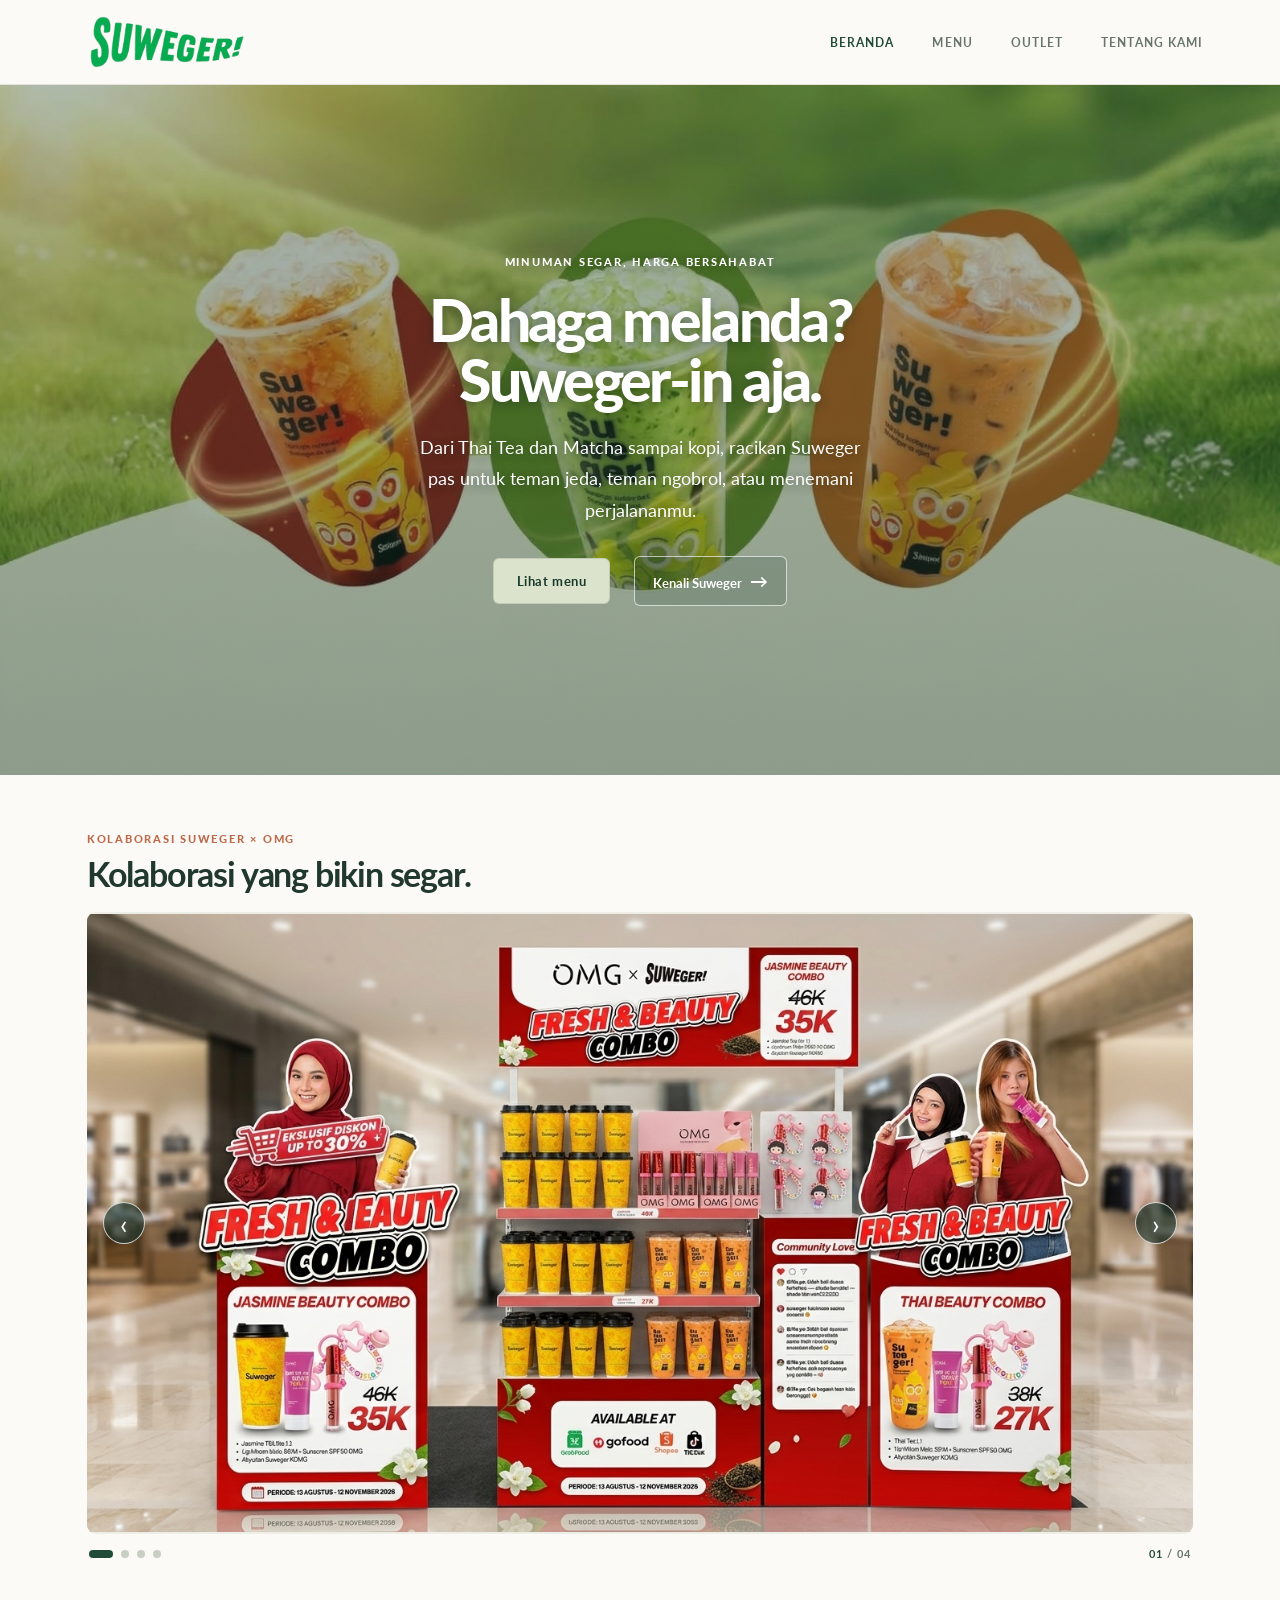
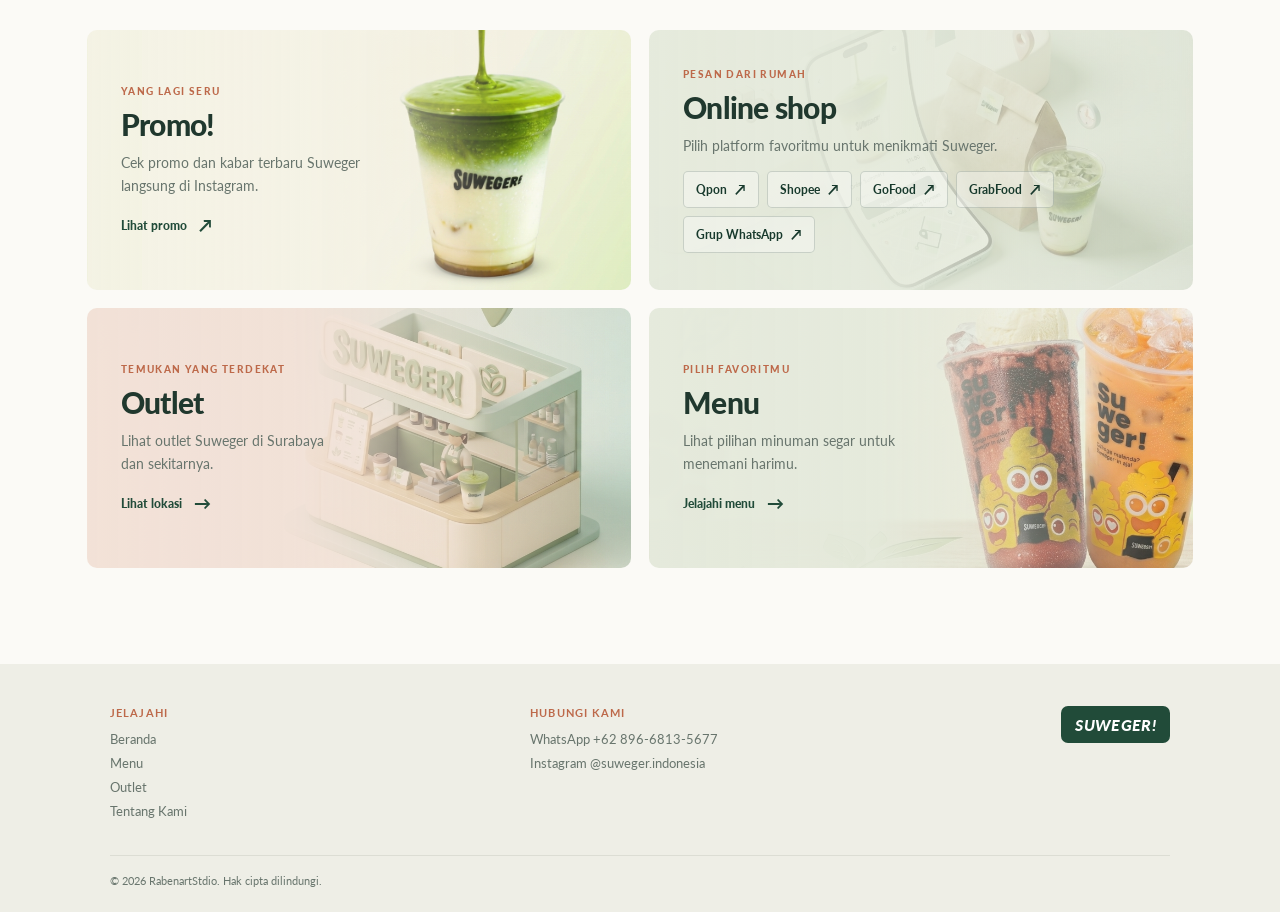
<file: index.html>
<!doctype html>
<html lang="id">
  <head>
    <meta charset="utf-8" />
    <meta name="viewport" content="width=device-width, initial-scale=1" />
    <title>Suweger! – Dahaga Melanda? Suweger-in Aja</title>
    <link
      href="https://fonts.googleapis.com/css2?family=Lato:wght@400;700;900&display=swap"
      rel="stylesheet"
    />
    <link rel="stylesheet" href="css/style.css" />
  </head>
  <body>
    <div id="site-header"></div>
    <div class="hero">
      <div class="txt">
        <span class="eyebrow">MINUMAN SEGAR, HARGA BERSAHABAT</span>
        <h1>Dahaga melanda?<br />Suweger-in aja.</h1>
        <p>
          Dari Thai Tea dan Matcha sampai kopi, racikan Suweger pas untuk teman
          jeda, teman ngobrol, atau menemani perjalananmu.
        </p>
        <div class="hero-actions">
          <a class="btn" href="drinks.html">Lihat menu</a>
          <a class="text-link" href="about.html">Kenali Suweger <span aria-hidden="true">→</span></a>
        </div>
      </div>
    </div>
    <section class="campaign-carousel" aria-label="Kolaborasi Suweger dengan OMG">
      <div class="carousel-heading">
        <span class="eyebrow">KOLABORASI SUWEGER × OMG</span>
        <h2>Kolaborasi yang bikin segar.</h2>
      </div>
      <div class="carousel-frame" id="campaign-carousel">
        <div class="carousel-track">
          <div class="carousel-slide" aria-hidden="false">
            <img src="assets/collab-omg-1.jpg" alt="Promo kolaborasi Suweger dan OMG Fresh &amp; Beauty Combo" />
          </div>
          <div class="carousel-slide" aria-hidden="true" inert>
            <img src="assets/collab-omg-2.jpg" alt="Kolaborasi produk kecantikan OMG dan Suweger" />
          </div>
          <div class="carousel-slide" aria-hidden="true" inert>
            <img src="assets/collab-omg-3.jpg" alt="Koleksi kolaborasi Suweger dan OMG" />
          </div>
          <div class="carousel-slide" aria-hidden="true" inert>
            <img src="assets/collab-omg-4.jpg" alt="Promo eksklusif kolaborasi Suweger dengan OMG" />
          </div>
        </div>
        <button class="carousel-control carousel-prev" type="button" aria-label="Gambar sebelumnya">‹</button>
        <button class="carousel-control carousel-next" type="button" aria-label="Gambar berikutnya">›</button>
      </div>
      <div class="carousel-footer">
        <div class="carousel-dots" aria-label="Pilih gambar">
          <button type="button" aria-label="Tampilkan gambar 1" aria-current="true"></button>
          <button type="button" aria-label="Tampilkan gambar 2"></button>
          <button type="button" aria-label="Tampilkan gambar 3"></button>
          <button type="button" aria-label="Tampilkan gambar 4"></button>
        </div>
        <span class="carousel-count" aria-live="off"><span class="carousel-current">01</span> / 04</span>
      </div>
    </section>
    <div class="promos" id="promos"></div>
    <div id="site-footer"></div>
    <script src="js/common.js"></script>
    <script src="js/home.js"></script>
    <script src="js/carousel.js"></script>
  </body>
</html>
</file>
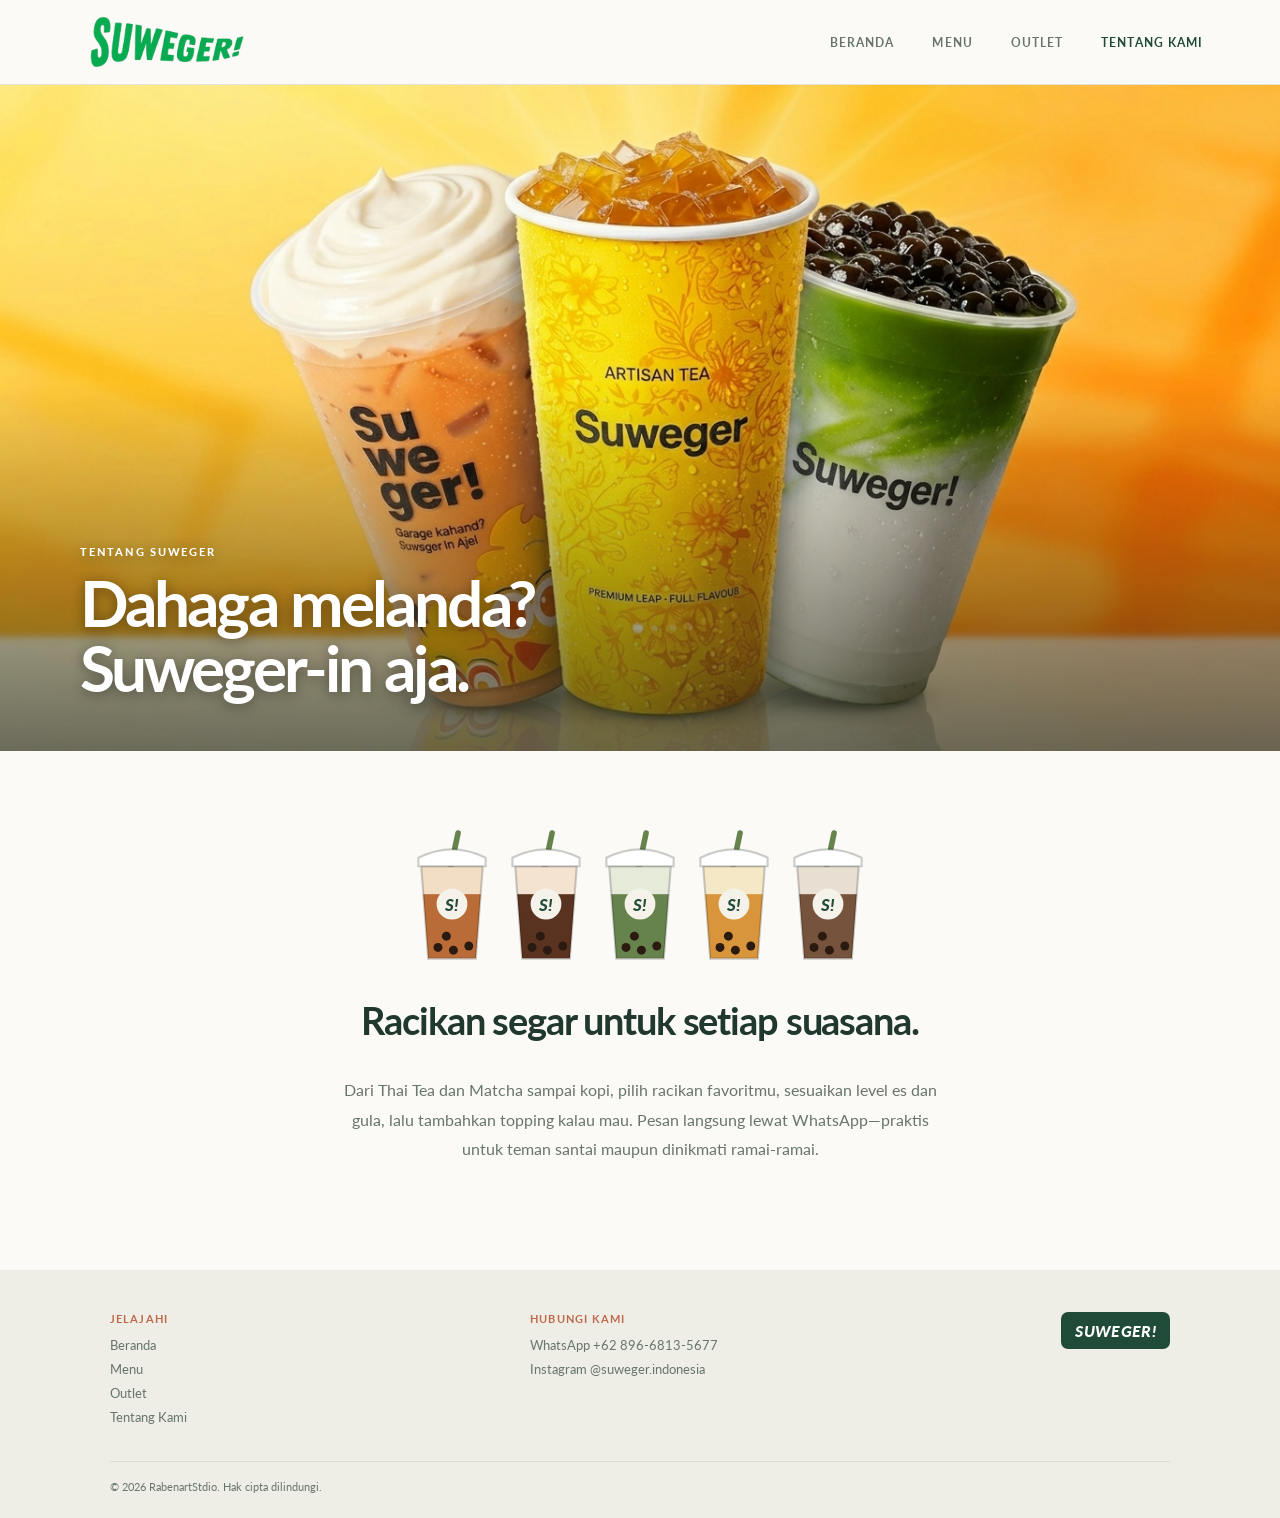
<file: about.html>
<!DOCTYPE html>
<html lang="id">

<head>
    <meta charset="utf-8">
    <meta name="viewport" content="width=device-width, initial-scale=1">
    <title>Tentang Suweger!</title>
    <link href="https://fonts.googleapis.com/css2?family=Lato:wght@400;700;900&display=swap" rel="stylesheet">
    <link rel="stylesheet" href="css/style.css">
</head>

<body>
    <div id="site-header"></div>
    <section class="about-hero" aria-labelledby="about-hero-title">
        <img src="assets/about-hero.jpg" alt="Tiga minuman Suweger dengan aneka rasa dan topping" />
        <div class="about-hero-copy">
            <span class="eyebrow">TENTANG SUWEGER</span>
            <h1 id="about-hero-title">Dahaga melanda?<br />Suweger-in aja.</h1>
        </div>
    </section>
    <div class="about">
        <div class="cups2" id="ac"></div>
        <h2>Racikan segar untuk setiap suasana.</h2>
        <p>Dari Thai Tea dan Matcha sampai kopi, pilih racikan favoritmu, sesuaikan level es dan gula, lalu tambahkan
            topping kalau mau. Pesan langsung lewat WhatsApp—praktis untuk teman santai maupun dinikmati ramai-ramai.
        </p>
    </div>
    <div id="site-footer"></div>
    <script src="js/common.js"></script>
    <script src="js/about.js"></script>
</body>

</html>
</file>
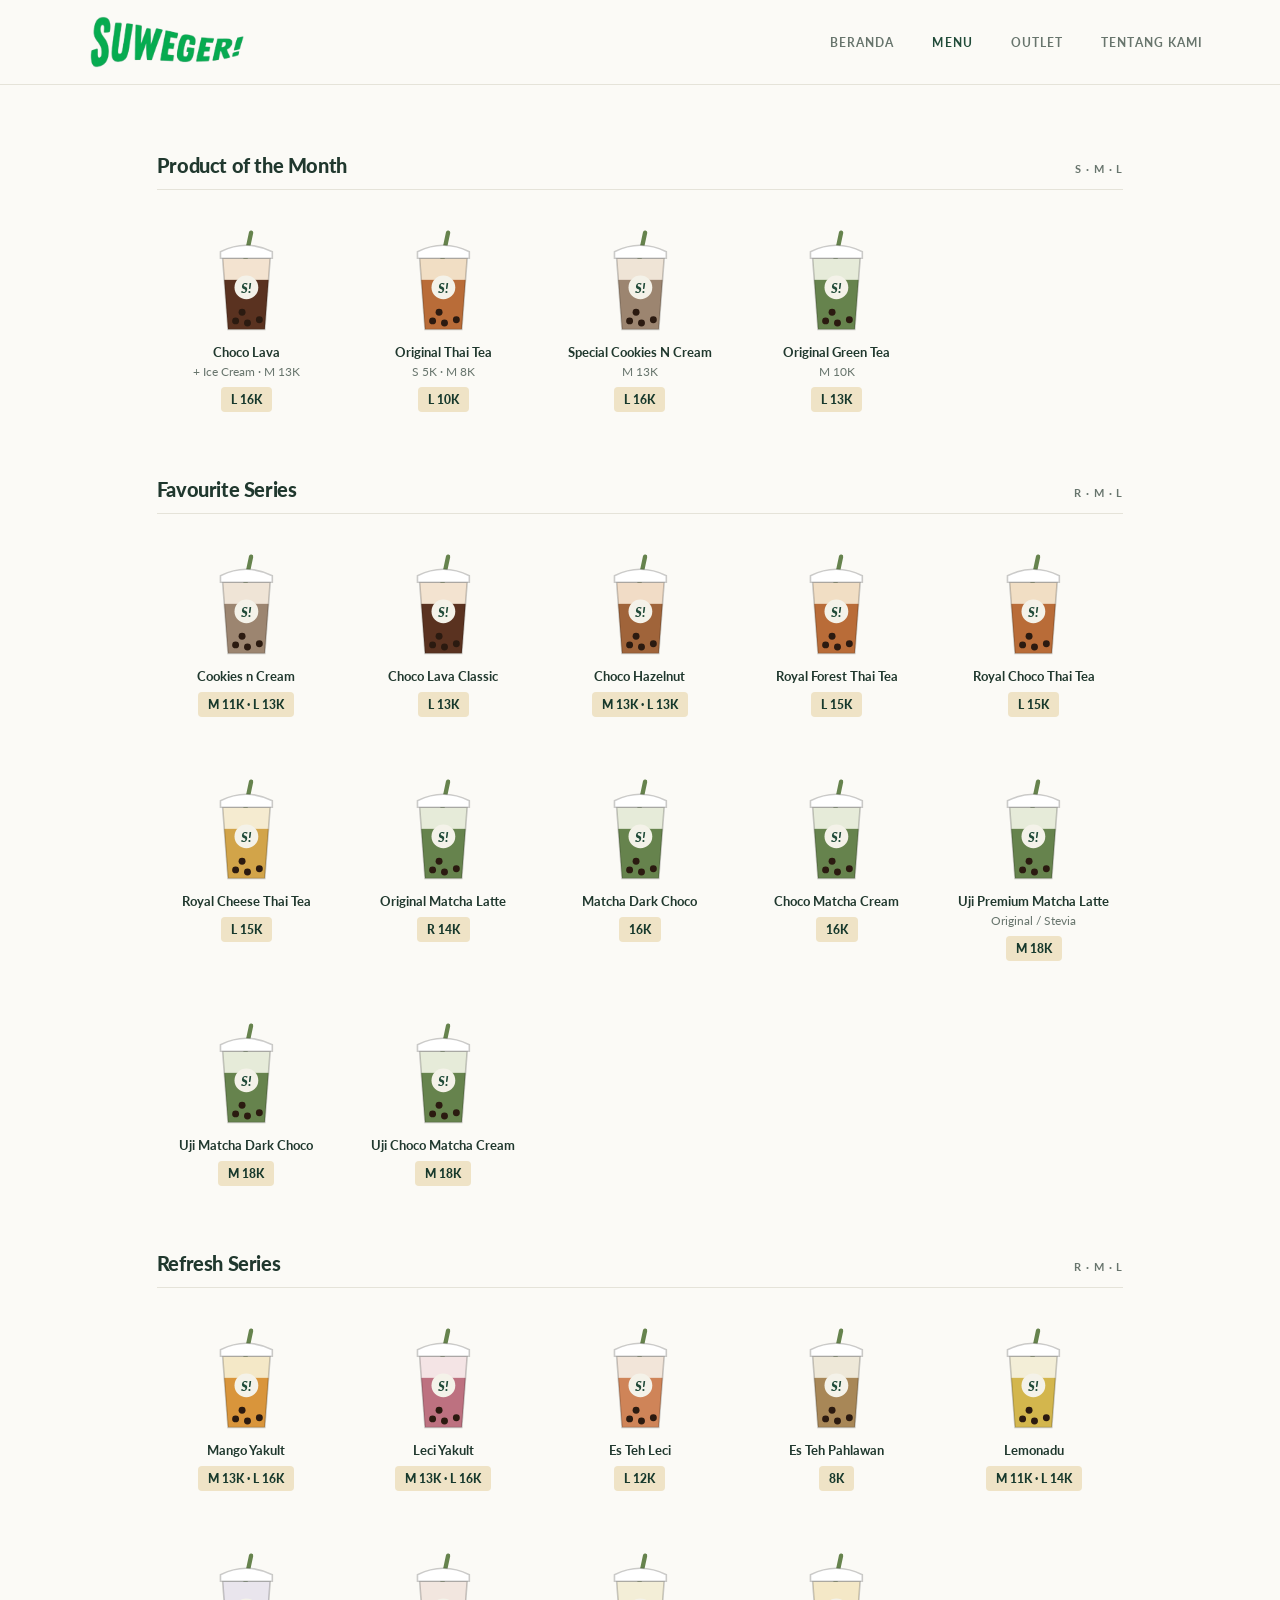
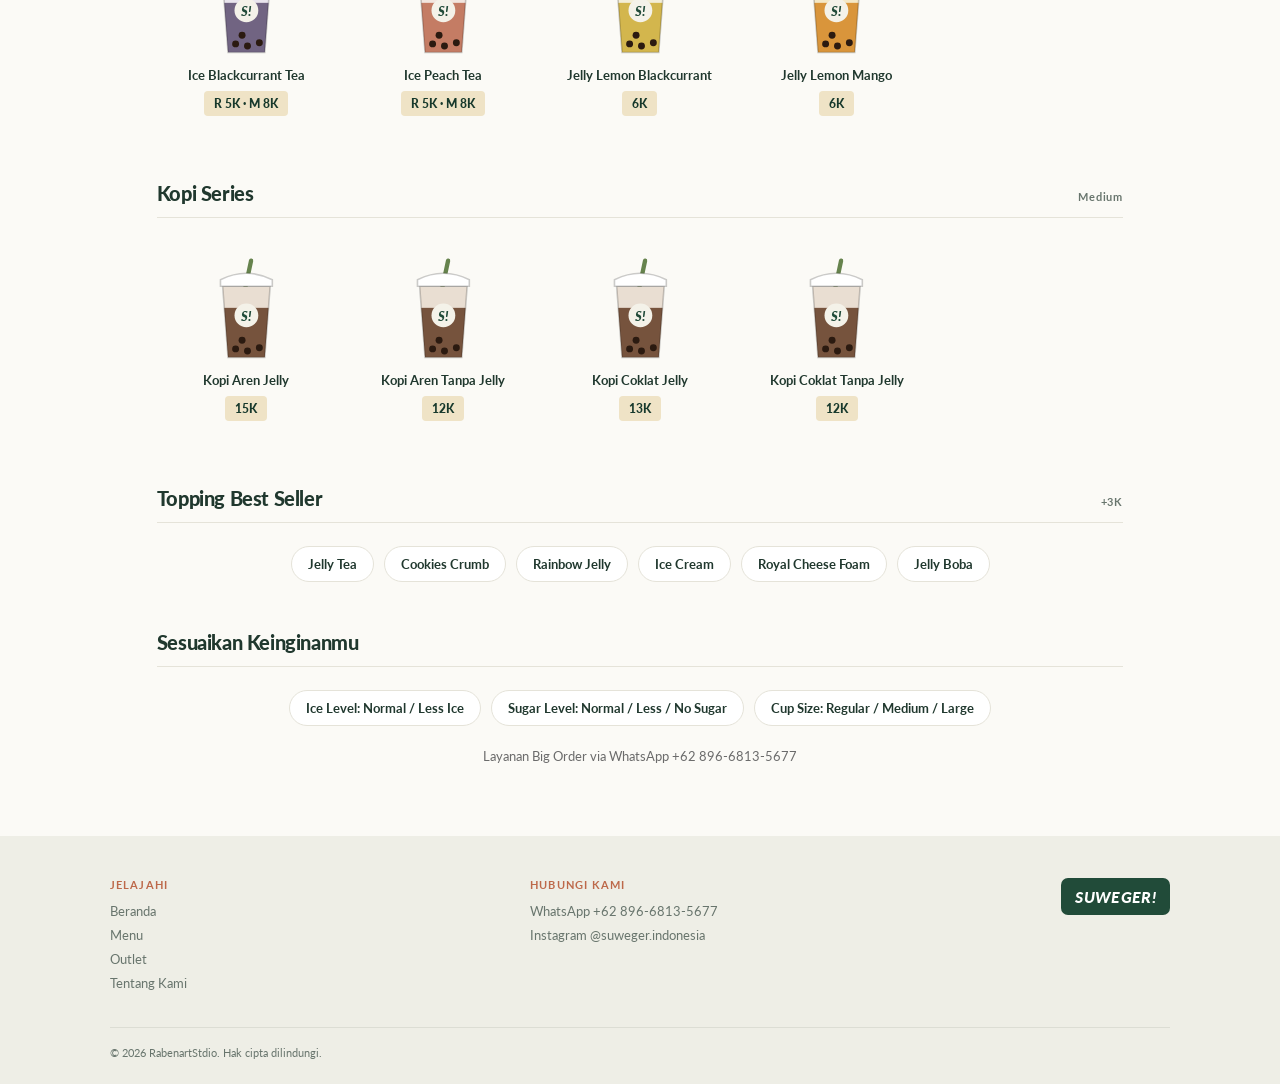
<file: drinks.html>
<!DOCTYPE html>
<html lang="id">

<head>
    <meta charset="utf-8">
    <meta name="viewport" content="width=device-width, initial-scale=1">
    <title>Menu Minuman – Suweger!</title>
    <link href="https://fonts.googleapis.com/css2?family=Lato:wght@400;700;900&display=swap" rel="stylesheet">
    <link rel="stylesheet" href="css/style.css">
</head>

<body>
    <div id="site-header"></div>
    <div id="menus" style="padding-top:20px"></div>
    <div id="site-footer"></div>
    <script src="js/common.js"></script>
    <script src="js/drinks.js"></script>
</body>

</html>
</file>
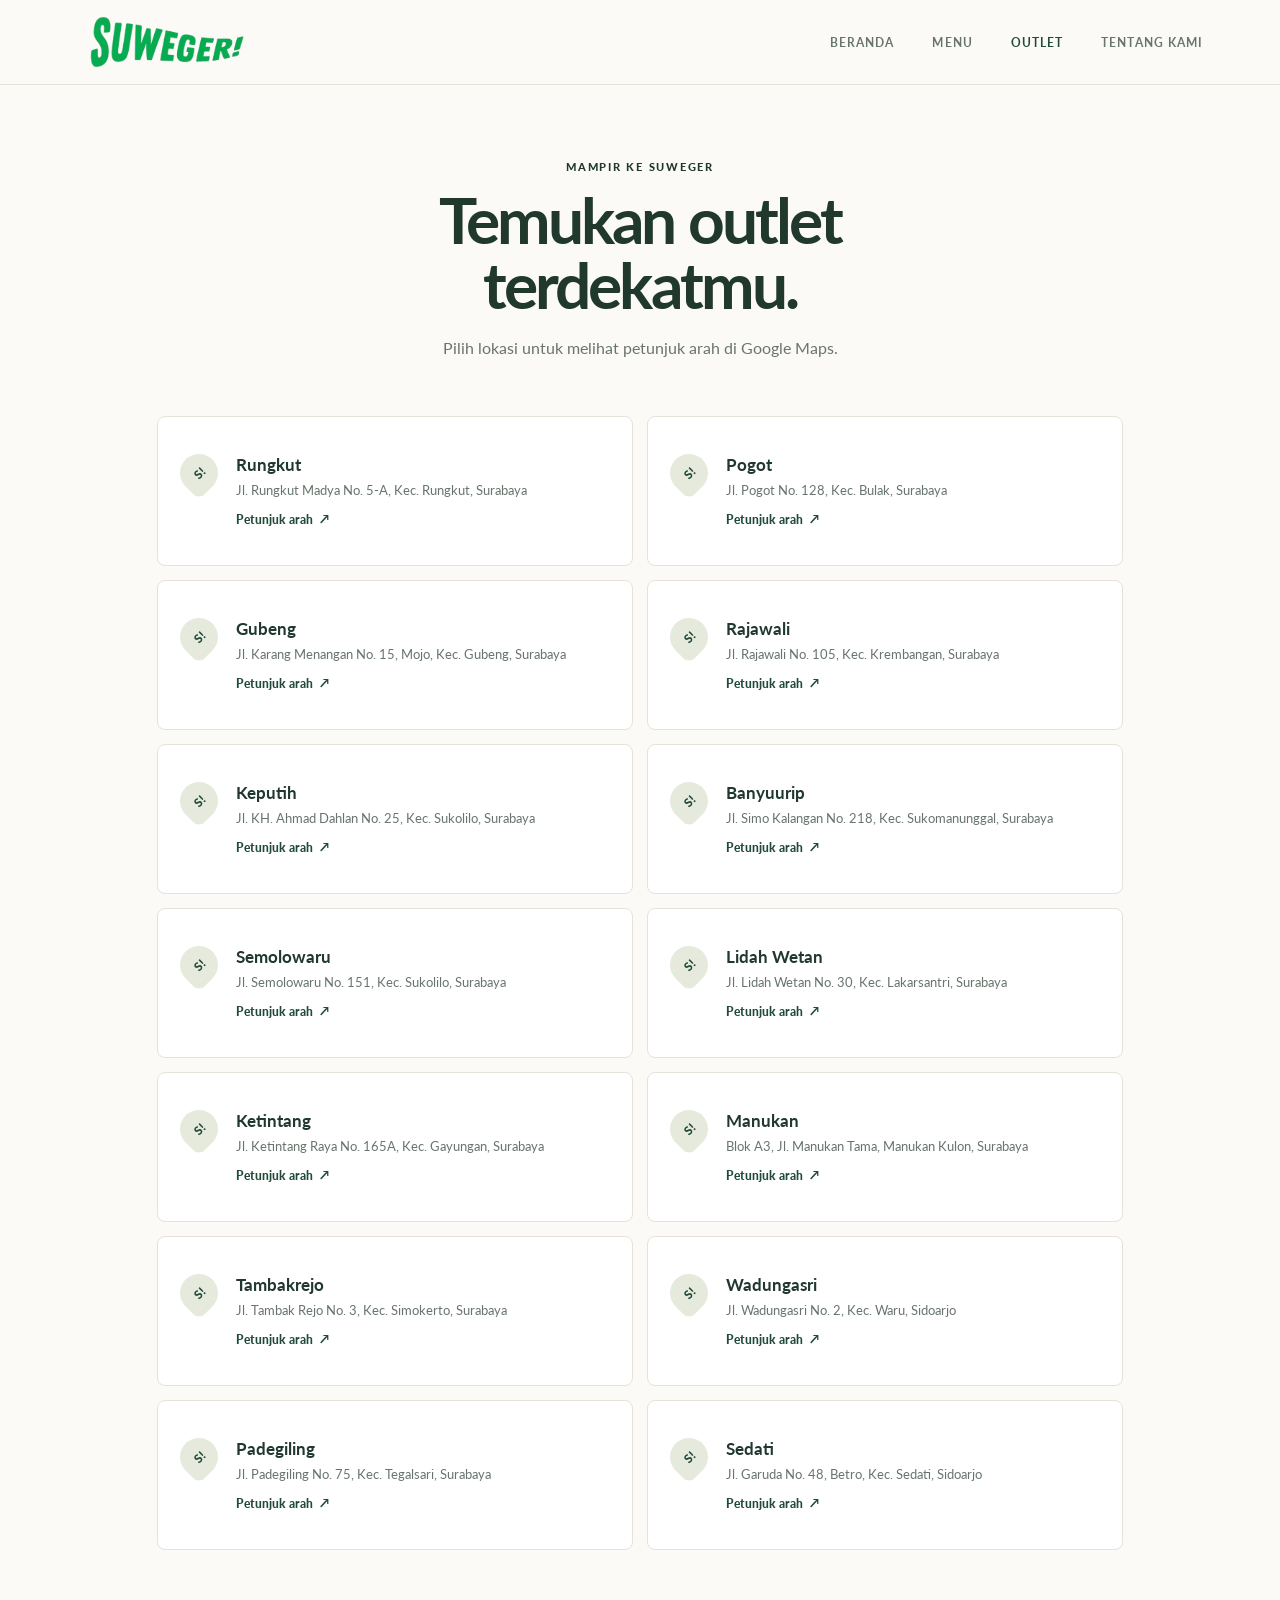
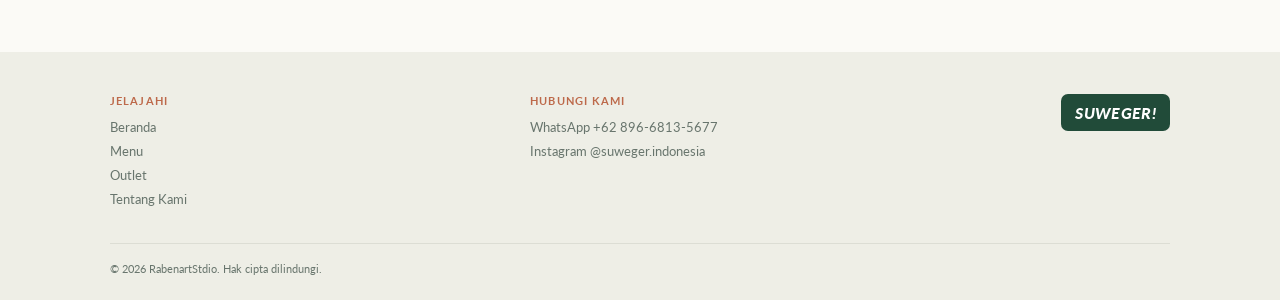
<file: outlets.html>
<!doctype html>
<html lang="id">
  <head>
    <meta charset="utf-8" />
    <meta name="viewport" content="width=device-width, initial-scale=1" />
    <title>Outlet Suweger – Lokasi Kami</title>
    <link
      href="https://fonts.googleapis.com/css2?family=Lato:wght@400;700;900&display=swap"
      rel="stylesheet"
    />
    <link rel="stylesheet" href="css/style.css" />
  </head>
  <body>
    <div id="site-header"></div>
    <main class="outlet-page">
      <div class="page-intro">
        <span class="eyebrow">MAMPIR KE SUWEGER</span>
        <h1>Temukan outlet<br />terdekatmu.</h1>
        <p>Pilih lokasi untuk melihat petunjuk arah di Google Maps.</p>
      </div>
      <div class="outlet-grid" id="outlet-list"></div>
    </main>
    <div id="site-footer"></div>
    <script src="js/common.js"></script>
    <script src="js/outlets.js"></script>
  </body>
</html>
</file>
<file: css/style.css>
:root {
  --fg: #20382e;
  --mute: #68756d;
  --line: #e5e3d9;
  --soft: #f4f2e9;
  --paper: #fbfaf6;
  --green: #214b39;
  --green-deep: #17392c;
  --terra: #bd694a;
  --yellow: #e4bd69;
}

* {
  box-sizing: border-box
}

html {
  scroll-behavior: smooth
}

body {
  margin: 0;
  color: var(--fg);
  font-family: Lato, system-ui, sans-serif;
  background: var(--paper)
}

a {
  color: inherit;
  text-decoration: none
}

header {
  position: sticky;
  top: 0;
  background: rgba(251, 250, 246, .96);
  backdrop-filter: blur(12px);
  border-bottom: 1px solid var(--line);
  z-index: 10;
  display: flex;
  align-items: center;
  justify-content: space-between;
  padding: 15px 6vw
}

.logo {
  background: var(--green);
  color: #fff;
  font-weight: 900;
  font-style: italic;
  padding: 9px 14px;
  border-radius: 7px;
  font-size: 19px;
  display: inline-block;
  letter-spacing: .02em
}

.logo-image {
  display: flex;
  align-items: center;
  flex: 0 0 180px;
  width: 180px;
  height: 54px;
  padding: 0;
  overflow: hidden;
  background: transparent;
  border: 0;
  border-radius: 0
}

.logo-image img {
  display: block;
  flex: 0 0 180px;
  width: 180px;
  height: 180px;
  max-width: none
}

nav {
  display: flex;
  align-items: center;
  gap: clamp(16px, 3vw, 38px)
}

.menu-toggle {
  display: none;
  width: 42px;
  height: 42px;
  padding: 10px;
  border: 1px solid var(--line);
  border-radius: 6px;
  background: transparent;
  cursor: pointer
}

.menu-toggle span {
  display: block;
  width: 20px;
  height: 2px;
  margin: 4px 0;
  border-radius: 2px;
  background: var(--green);
  transition: transform .2s, opacity .2s
}

.menu-toggle[aria-expanded="true"] span:first-child {
  transform: translateY(6px) rotate(45deg)
}

.menu-toggle[aria-expanded="true"] span:nth-child(2) {
  opacity: 0
}

.menu-toggle[aria-expanded="true"] span:last-child {
  transform: translateY(-6px) rotate(-45deg)
}

nav a.l {
  font-weight: 700;
  font-size: 12px;
  color: var(--mute);
  text-transform: uppercase;
  letter-spacing: .09em;
  transition: color .2s
}

nav a.l:hover,
nav a.on {
  color: var(--green)
}

.btn {
  background: var(--green);
  color: #fff;
  font-weight: 700;
  padding: 14px 23px;
  border-radius: 6px;
  font-size: 13px;
  letter-spacing: .04em;
  display: inline-block;
  transition: background .2s, transform .2s
}

.btn:hover {
  background: var(--green-deep);
  transform: translateY(-1px)
}

.pill {
  border: 1px solid var(--fg);
  border-radius: 999px;
  padding: 10px 24px;
  font-size: 14px;
  margin: 0 5px;
  display: inline-block;
  background: transparent
}

.hero {
  min-height: min(690px, 78vw);
  display: flex;
  align-items: center;
  justify-content: center;
  padding: 62px 7vw 66px;
  background-color: var(--soft);
  background-image: linear-gradient(180deg, rgba(23, 57, 44, .34), rgba(23, 57, 44, .46)), url("../assets/hero-suweger.jpg");
  background-size: cover;
  background-position: center 43%;
  position: relative;
  overflow: hidden
}

.txt {
  width: min(620px, 100%);
  position: relative;
  z-index: 1;
  text-align: center;
  padding: 0
}

.hero .eyebrow,
.hero .txt h1,
.hero .txt p {
  color: #fff;
  text-shadow: 0 2px 12px rgba(14, 34, 26, .42)
}

.eyebrow {
  display: inline-block;
  font-size: 11px;
  font-weight: 900;
  letter-spacing: .16em;
  margin-bottom: 22px
}

.txt h1 {
  font-size: clamp(42px, 4.6vw, 62px);
  line-height: 1.02;
  letter-spacing: -.045em;
  margin: 0 0 22px;
  font-weight: 900
}

.txt p {
  max-width: 455px;
  color: var(--mute);
  font-size: clamp(16px, 1.5vw, 18px);
  line-height: 1.75;
  margin: 0 auto 30px
}

.hero-actions {
  display: flex;
  align-items: center;
  justify-content: center;
  gap: 24px;
  flex-wrap: wrap
}

.hero .btn {
  color: var(--green-deep);
  background: #dce3cc;
  border: 1px solid rgba(33, 75, 57, .14)
}

.hero .btn:hover {
  background: #cbd7b3
}

.text-link {
  color: #fff;
  font-size: 13px;
  font-weight: 700;
  padding: 13px 18px;
  border: 1px solid rgba(255, 255, 255, .65);
  border-radius: 6px;
  background: rgba(23, 57, 44, .16);
  transition: background .2s, border-color .2s
}

.text-link:hover {
  background: rgba(23, 57, 44, .35);
  border-color: #fff
}

.text-link span {
  color: #fff;
  font-size: 18px;
  margin-left: 5px
}

.campaign-carousel {
  width: min(1260px, 100%);
  margin: 0 auto;
  padding: 52px 6vw 0
}

.carousel-heading {
  margin-bottom: 18px
}

.carousel-heading .eyebrow {
  margin-bottom: 8px;
  color: var(--terra)
}

.carousel-heading h2 {
  margin: 0;
  color: var(--fg);
  font-size: clamp(23px, 3vw, 34px);
  letter-spacing: -.035em
}

.carousel-frame {
  position: relative;
  overflow: hidden;
  border-radius: 9px;
  background: #eeeee6;
  aspect-ratio: 16 / 9
}

.carousel-track {
  display: flex;
  width: 100%;
  height: 100%;
  transition: transform .65s cubic-bezier(.22, .68, 0, 1)
}

.carousel-slide {
  flex: 0 0 100%;
  min-width: 0;
  height: 100%
}

.carousel-slide img {
  display: block;
  width: 100%;
  height: 100%;
  object-fit: contain
}

.carousel-control {
  position: absolute;
  top: 50%;
  width: 42px;
  height: 42px;
  display: grid;
  place-items: center;
  border: 1px solid rgba(255, 255, 255, .75);
  border-radius: 50%;
  background: rgba(32, 56, 46, .66);
  color: #fff;
  font: inherit;
  font-size: 27px;
  line-height: 1;
  cursor: pointer;
  transform: translateY(-50%);
  transition: background .2s, transform .2s
}

.carousel-control:hover {
  background: rgba(32, 56, 46, .9);
  transform: translateY(-50%) scale(1.05)
}

.carousel-control:focus-visible,
.carousel-dots button:focus-visible {
  outline: 3px solid var(--terra);
  outline-offset: 3px
}

.carousel-prev {
  left: 16px
}

.carousel-next {
  right: 16px
}

.carousel-footer {
  display: flex;
  align-items: center;
  justify-content: space-between;
  padding: 13px 2px 0
}

.carousel-dots {
  display: flex;
  align-items: center;
  gap: 8px
}

.carousel-dots button {
  width: 8px;
  height: 8px;
  padding: 0;
  border: 0;
  border-radius: 50%;
  background: #c9cec3;
  cursor: pointer;
  transition: width .2s, background .2s
}

.carousel-dots button[aria-current="true"] {
  width: 24px;
  border-radius: 99px;
  background: var(--green)
}

.carousel-count {
  color: var(--mute);
  font-size: 11px;
  font-weight: 700;
  letter-spacing: .1em
}

.carousel-current {
  color: var(--green)
}

.promos {
  max-width: 1260px;
  margin: 0 auto;
  display: grid;
  grid-template-columns: repeat(2, minmax(0, 1fr));
  gap: 18px;
  padding: 70px 6vw 24px
}

.pc {
  min-height: 260px;
  border-radius: 10px;
  text-align: left;
  padding: 34px;
  display: flex;
  flex-direction: column;
  align-items: flex-start;
  justify-content: center;
  gap: 10px;
  position: relative;
  overflow: hidden;
  color: var(--fg);
  transition: transform .2s, box-shadow .2s
}

.pc:hover {
  transform: translateY(-3px);
  box-shadow: 0 14px 32px rgba(32, 56, 46, .1)
}

.promo-card {
  background-color: #eee5d4;
  background-image: linear-gradient(90deg, rgba(245, 243, 230, .96) 0%, rgba(245, 243, 230, .87) 40%, rgba(245, 243, 230, .08) 78%), url("../assets/promo-matcha-bg.jpg");
  background-size: cover, 125% auto;
  background-position: center, 55px center
}

.promo-card p {
  max-width: 62%
}

.shop-card {
  background-color: #e5eadc;
  background-image: linear-gradient(90deg, rgba(229, 234, 220, .98) 0%, rgba(229, 234, 220, .93) 46%, rgba(229, 234, 220, .34) 100%), url("../assets/online-shop-bg.jpg");
  background-size: cover;
  background-position: center, center 53%
}

.promos .outlet-card {
  background-color: #f2e1d7;
  background-image: linear-gradient(90deg, rgba(242, 225, 215, .98) 0%, rgba(242, 225, 215, .94) 38%, rgba(242, 225, 215, .58) 57%, rgba(242, 225, 215, .08) 100%), url("../assets/outlet-bg.jpg");
  background-size: cover, 130% auto;
  background-position: center, left 54%
}

.promos .outlet-card p {
  max-width: 58%
}

.menu-card {
  background-color: #e5eadc;
  background-image: linear-gradient(90deg, rgba(229, 234, 220, .99) 0%, rgba(229, 234, 220, .95) 42%, rgba(229, 234, 220, .55) 62%, rgba(229, 234, 220, .08) 100%), url("../assets/menu-bg.jpg");
  background-size: cover, 160% auto;
  background-position: center, left 53%;
  color: var(--fg)
}

.menu-card p {
  max-width: 48%
}

.pc-kicker {
  color: var(--terra);
  font-size: 10px;
  font-weight: 900;
  letter-spacing: .14em
}

.pc h3 {
  max-width: 100%;
  font-size: clamp(21px, 2.6vw, 30px);
  line-height: 1.15;
  margin: 0;
  font-weight: 900;
  letter-spacing: -.025em
}

.pc p {
  max-width: 440px;
  color: var(--mute);
  margin: 0;
  font-size: 14px;
  line-height: 1.65
}

.promos .menu-card p {
  max-width: 48%
}

.pc-link {
  display: inline-flex;
  align-items: center;
  gap: 12px;
  width: fit-content;
  margin-top: 8px;
  color: var(--green);
  font-size: 12px;
  font-weight: 900
}

.pc-link span {
  font-size: 17px;
  transition: transform .2s
}

.pc-link:hover span {
  transform: translate(3px, -1px)
}

.shop-links {
  display: flex;
  flex-wrap: wrap;
  gap: 8px;
  margin-top: 4px
}

.shop-links a {
  display: inline-flex;
  align-items: center;
  gap: 8px;
  padding: 9px 12px;
  border: 1px solid rgba(32, 56, 46, .18);
  border-radius: 5px;
  color: var(--green-deep);
  background: rgba(255, 255, 255, .36);
  font-size: 12px;
  font-weight: 700;
  transition: background .2s, border-color .2s
}

.shop-links a:hover {
  background: rgba(255, 255, 255, .75);
  border-color: rgba(32, 56, 46, .35)
}

.shop-links a span {
  font-size: 14px
}

section.s {
  max-width: 1120px;
  margin: 0 auto;
  padding: 48px 6vw 0
}

.sh {
  display: flex;
  justify-content: space-between;
  align-items: baseline;
  font-weight: 900;
  font-size: 20px;
  letter-spacing: -.02em;
  border-bottom: 1px solid var(--line);
  padding-bottom: 12px;
  margin: 0 0 23px
}

.sh small {
  font-weight: 700;
  color: var(--mute);
  font-size: 11px;
  letter-spacing: .08em
}

.page-intro {
  max-width: 680px;
  margin: 0 auto;
  padding: 70px 24px 38px;
  text-align: center
}

.page-intro .eyebrow {
  margin-bottom: 14px
}

.page-intro h1 {
  margin: 0;
  color: var(--fg);
  font-size: clamp(38px, 6vw, 64px);
  line-height: 1.02;
  letter-spacing: -.045em
}

.page-intro p {
  color: var(--mute);
  font-size: 16px;
  line-height: 1.75
}

.outlet-page {
  padding-bottom: 30px
}

.outlet-grid {
  width: min(1120px, 100%);
  margin: 0 auto;
  padding: 0 6vw;
  display: grid;
  grid-template-columns: repeat(2, minmax(0, 1fr));
  gap: 14px
}

.outlet-page .outlet-card {
  min-height: 150px;
  padding: 22px;
  display: grid;
  grid-template-columns: 42px minmax(0, 1fr);
  align-content: center;
  align-items: start;
  gap: 4px 14px;
  border: 1px solid var(--line);
  border-radius: 8px;
  background: #fff
}

.outlet-pin {
  width: 38px;
  height: 38px;
  display: grid;
  place-items: center;
  border-radius: 50% 50% 50% 8px;
  transform: rotate(-45deg);
  background: #e5eadc;
  color: var(--green);
  font-size: 12px;
  font-weight: 900
}

.outlet-pin::first-letter {
  transform: rotate(45deg)
}

.outlet-page .outlet-card h2 {
  margin: 0 0 5px;
  font-size: 17px
}

.outlet-page .outlet-card p {
  margin: 0;
  color: var(--mute);
  font-size: 13px;
  line-height: 1.55
}

.outlet-map {
  grid-column: 2;
  margin-top: 8px;
  color: var(--green);
  font-size: 12px;
  font-weight: 900
}

.outlet-map span {
  margin-left: 4px
}

.grid {
  display: grid;
  grid-template-columns: repeat(auto-fill, minmax(150px, 1fr));
  gap: 28px 18px
}

.it {
  text-align: center;
  font-size: 13px;
  padding: 14px 10px 16px;
  border: 1px solid transparent;
  border-radius: 7px;
  transition: background .2s, border-color .2s
}

.it:hover {
  background: #fff;
  border-color: var(--line)
}

.it .cup {
  height: 108px
}

.it .cup svg {
  height: 100%
}

.it b {
  display: block;
  margin-top: 8px
}

.it span {
  display: block;
  color: var(--mute);
  font-size: 12px;
  margin-top: 4px
}

.pr {
  display: inline-block;
  margin-top: 8px;
  background: #efe3c6;
  color: var(--green-deep);
  font-weight: 900;
  border-radius: 4px;
  padding: 5px 10px;
  font-size: 12px
}

.chips {
  display: flex;
  flex-wrap: wrap;
  gap: 10px;
  justify-content: center
}

.chips span {
  background: #fff;
  border: 1px solid var(--line);
  border-radius: 999px;
  padding: 9px 16px;
  font-size: 13px;
  font-weight: 700
}

.more {
  text-align: center;
  margin-top: 30px
}

.about {
  text-align: center;
  max-width: 740px;
  margin: 0 auto;
  padding: 76px 5vw 34px
}

.about-hero {
  height: clamp(400px, 52vw, 680px);
  position: relative;
  overflow: hidden;
  background: #f6bc12
}

.about-hero::after {
  content: "";
  position: absolute;
  inset: 45% 0 0;
  background: linear-gradient(0deg, rgba(34, 37, 22, .66), transparent)
}

.about-hero img {
  width: 100%;
  height: 100%;
  display: block;
  object-fit: cover;
  object-position: center 56%
}

.about-hero-copy {
  position: absolute;
  z-index: 1;
  left: max(6vw, calc((100vw - 1120px) / 2));
  bottom: 50px;
  color: #fff;
  text-shadow: 0 2px 14px rgba(0, 0, 0, .4)
}

.about-hero-copy .eyebrow {
  margin-bottom: 12px
}

.about-hero-copy h1 {
  margin: 0;
  font-size: clamp(38px, 5vw, 64px);
  line-height: 1.02;
  letter-spacing: -.045em
}

.about h2 {
  font-size: clamp(25px, 4vw, 38px);
  letter-spacing: -.03em;
  line-height: 1.2
}

.about p {
  max-width: 610px;
  margin: 14px auto 0;
  line-height: 1.85;
  color: var(--mute)
}

.about .cups2 {
  display: flex;
  justify-content: center;
  gap: 10px;
  flex-wrap: wrap
}

.about .cups2 svg {
  height: 140px
}

footer {
  background: #eeeee6;
  padding: 42px 6vw 25px;
  margin-top: 72px
}

.fi {
  max-width: 1060px;
  margin: auto;
  display: flex;
  flex-wrap: wrap;
  gap: 28px 60px;
  justify-content: space-between;
  font-size: 13px
}

.fi h4 {
  margin: 0 0 12px;
  font-size: 11px;
  text-transform: uppercase;
  letter-spacing: .1em;
  color: var(--terra)
}

.fi a {
  display: block;
  margin-bottom: 8px;
  color: var(--mute)
}

.fi a:hover {
  color: var(--green)
}

.copy {
  max-width: 1060px;
  margin: 28px auto 0;
  padding-top: 18px;
  border-top: 1px solid #dcddd4;
  font-size: 11px;
  color: var(--mute)
}

@media(max-width:760px) {
  header {
    padding: 13px 5vw;
    flex-wrap: wrap
  }

  .menu-toggle {
    display: block
  }

  header nav {
    display: none;
    width: 100%;
    align-items: stretch;
    flex-direction: column;
    gap: 0;
    padding-top: 8px
  }

  header nav.is-open {
    display: flex
  }

  header nav a.l {
    padding: 12px 4px;
    border-top: 1px solid var(--line);
    font-size: 12px
  }

  .hero {
    min-height: 0;
    justify-content: center;
    padding: 58px 7vw;
    background-image: linear-gradient(180deg, rgba(23, 57, 44, .38), rgba(23, 57, 44, .5)), url("../assets/hero-suweger.jpg");
    background-position: center 35%
  }

  .about-hero {
    height: min(68vw, 460px);
    min-height: 330px
  }

  .about-hero img {
    object-position: center
  }

  .about-hero-copy {
    left: 6vw;
    right: 6vw;
    bottom: 30px
  }

  .about {
    padding-top: 52px
  }

  .txt {
    width: min(530px, 100%);
    text-align: center;
    margin: auto
  }

  .txt p {
    margin-left: auto;
    margin-right: auto
  }

  .hero-actions {
    justify-content: center
  }

  .promos {
    grid-template-columns: 1fr;
    padding: 46px 5vw 12px
  }

  .campaign-carousel {
    padding: 38px 5vw 0
  }

  .carousel-frame {
    aspect-ratio: 16 / 9
  }

  .carousel-control {
    width: 36px;
    height: 36px;
    font-size: 23px
  }

  .carousel-prev {
    left: 10px
  }

  .carousel-next {
    right: 10px
  }

  .promo-card {
    background-size: cover, cover;
    background-position: center, left center
  }

  .shop-card {
    background-image: linear-gradient(90deg, rgba(229, 234, 220, .96) 0%, rgba(229, 234, 220, .87) 52%, rgba(229, 234, 220, .45) 100%), url("../assets/online-shop-bg.jpg");
    background-position: center, center 53%
  }

  .promos .outlet-card {
    background-image: linear-gradient(90deg, rgba(242, 225, 215, .98) 0%, rgba(242, 225, 215, .92) 43%, rgba(242, 225, 215, .52) 66%, rgba(242, 225, 215, .12) 100%), url("../assets/outlet-bg.jpg");
    background-size: cover, cover;
    background-position: center, left 54%
  }

  .promos .outlet-card p {
    max-width: 62%
  }

  .menu-card {
    background-image: linear-gradient(90deg, rgba(229, 234, 220, .99) 0%, rgba(229, 234, 220, .95) 45%, rgba(229, 234, 220, .58) 66%, rgba(229, 234, 220, .12) 100%), url("../assets/menu-bg.jpg");
    background-size: cover, 170% auto;
    background-position: center, left 53%
  }

  .promos .menu-card p {
    max-width: 54%
  }

  .outlet-grid {
    grid-template-columns: 1fr;
    padding: 0 5vw
  }

  .pc {
    min-height: 230px;
    padding: 28px
  }

  section.s {
    padding-top: 38px
  }

}

@media(max-width:420px) {
  .logo {
    font-size: 17px
  }

  .logo-image {
    flex-basis: 145px;
    width: 145px;
    height: 44px
  }

  .logo-image img {
    flex-basis: 145px;
    width: 145px;
    height: 145px
  }

  .hero {
    padding: 58px 7vw 48px
  }

  .eyebrow {
    font-size: 9px
  }

}

@media(prefers-reduced-motion:reduce) {
  .carousel-track,
  .carousel-control,
  .carousel-dots button {
    transition: none
  }
}
</file>
